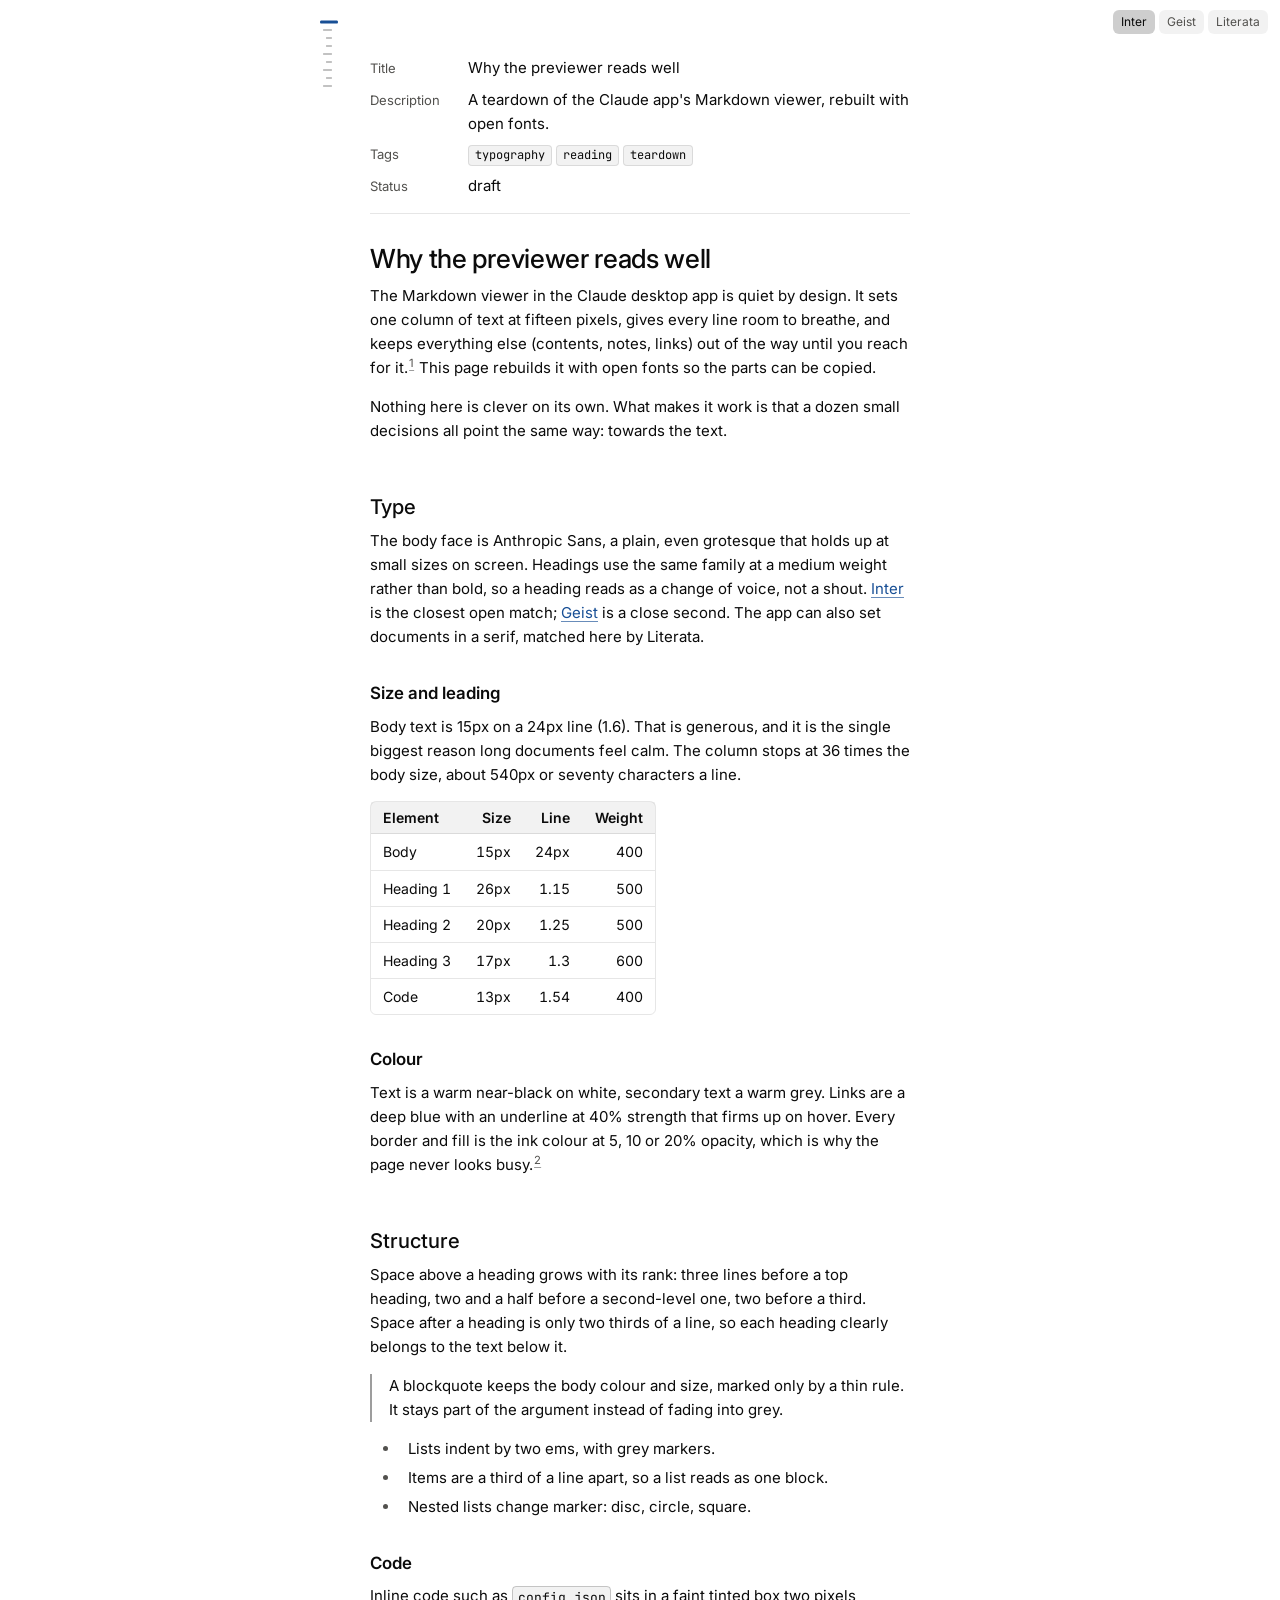
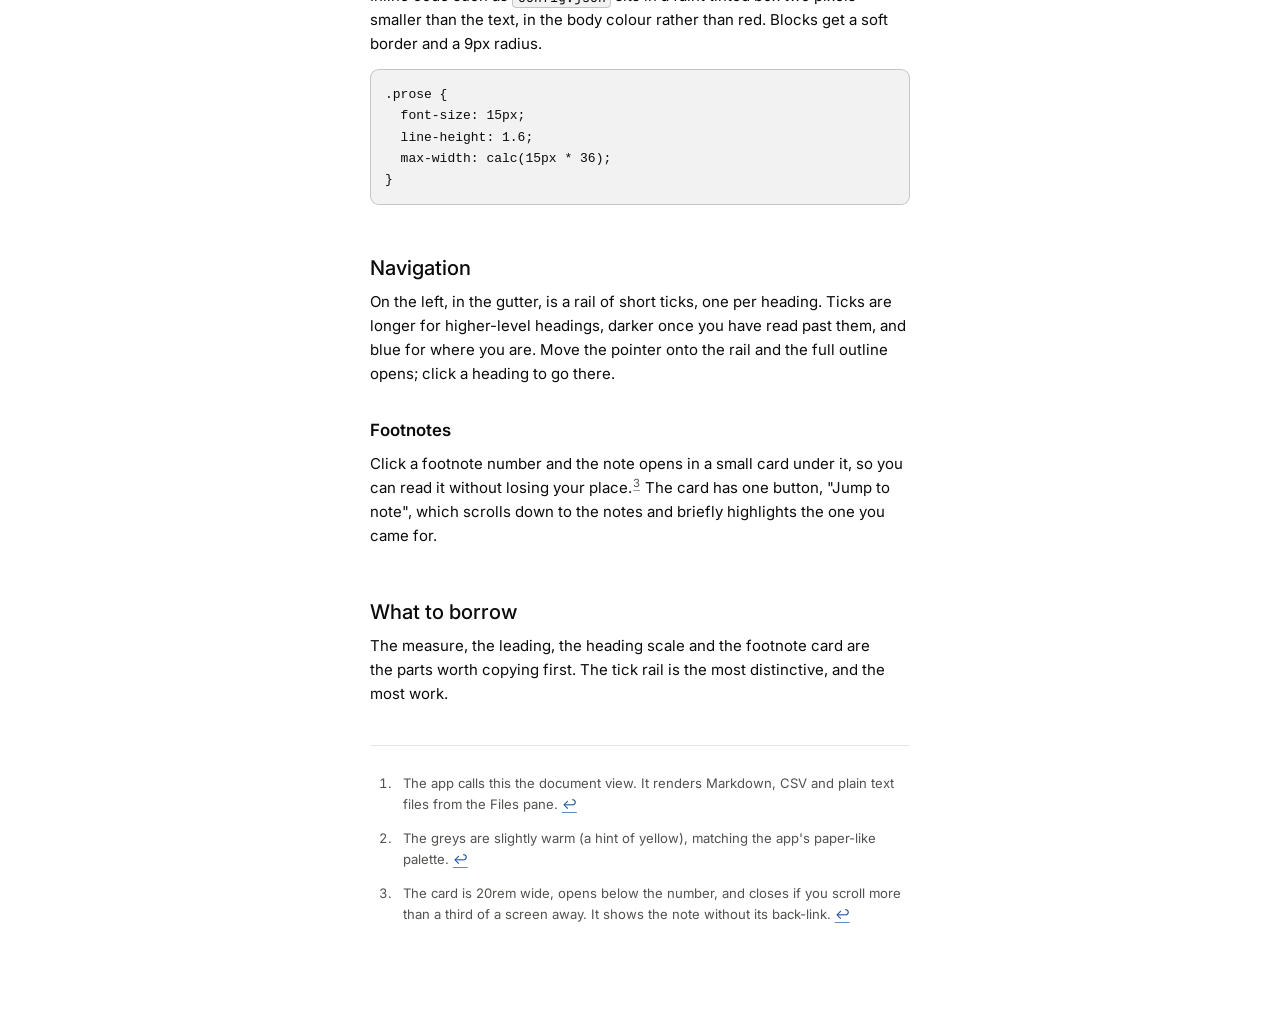
<file: claude-md-previewer/demo.html>
<!doctype html>
<html lang="en">
<head>
<meta charset="utf-8">
<meta name="viewport" content="width=device-width, initial-scale=1">
<title>Previewer Reading Demo</title>
<link rel="preconnect" href="https://fonts.googleapis.com">
<link rel="preconnect" href="https://fonts.gstatic.com" crossorigin>
<link href="https://fonts.googleapis.com/css2?family=Literata:ital,opsz,wght@0,7..72,300..700;1,7..72,300..700&family=Source+Serif+4:ital,opsz,wght@0,8..60,300..700;1,8..60,300..700&family=Inter:ital,opsz,wght@0,14..32,400..600;1,14..32,400..600&family=Geist:wght@400..600&family=JetBrains+Mono:wght@400;500&display=swap" rel="stylesheet">
<style>
/* A study of the Claude desktop app's Markdown document viewer, rebuilt with open fonts.
   Values come from the app's own stylesheet (epitaxy-document-*, .prose). See ../Claude Markdown previewer.md */
:root {
  --body: 15px;                       /* app: 0.9375rem; 14px / 16px with the text-size setting */
  --leading: 1.6;                     /* app: body x 1.6 = 24px */
  --measure: calc(var(--body) * 36);  /* app: 36 x body = 540px, about 70 characters */
  --serif: "Literata", "Source Serif 4", Georgia, serif;
  --sans: "Inter", system-ui, sans-serif;
  --mono: "JetBrains Mono", ui-monospace, "SF Mono", Menlo, monospace;
  --ink: #0b0b0b;                     /* text-primary (warm near-black) */
  --ink-2: #52514e;                   /* text-secondary (warm grey 600) */
  --ink-3: #898781;                   /* text-muted (warm grey 400) */
  --accent: #184f95;                  /* text-accent in light mode (blue 600) */
  --accent-bg: #e7f1fb;               /* bg-accent, used for the "landed" flash */
  --line: hsl(0 0% 4% / 10%);         /* border = 10% of the ink */
  --line-2: hsl(0 0% 4% / 20%);       /* border-strong */
  --line-3: hsl(0 0% 4% / 40%);       /* border-stronger, blockquote rule */
  --tint: hsl(0 0% 4% / 5%);          /* alpha-1, code and table-head fill */
  --tick: hsl(0 0% 4% / 25%);
  --paper: #fff;
  --body-font: var(--sans);
}
@media (prefers-color-scheme: dark) {
  :root:not([data-theme="light"]) {
    --ink: #f0efec; --ink-2: #c3c2b7; --ink-3: #898781; --accent: #6da7ec; --accent-bg: #0d366b;
    --line: hsl(40 8% 94% / 10%); --line-2: hsl(40 8% 94% / 20%); --line-3: hsl(40 8% 94% / 40%);
    --tint: hsl(40 8% 94% / 5%); --tick: hsl(40 8% 94% / 25%); --paper: #1e1e1d;
  }
}
:root[data-theme="dark"] {
  --ink: #f0efec; --ink-2: #c3c2b7; --ink-3: #898781; --accent: #6da7ec; --accent-bg: #0d366b;
  --line: hsl(40 8% 94% / 10%); --line-2: hsl(40 8% 94% / 20%); --line-3: hsl(40 8% 94% / 40%);
  --tint: hsl(40 8% 94% / 5%); --tick: hsl(40 8% 94% / 25%); --paper: #1e1e1d;
}
[data-font="geist"] { --body-font: "Geist", system-ui, sans-serif; }
[data-font="serif"] { --body-font: var(--serif); }

* { box-sizing: border-box; }
html { background: var(--paper); }
body { margin: 0; background: var(--paper); color: var(--ink); }

/* Switcher (not part of the pattern) */
.switch { position: fixed; top: 10px; right: 12px; z-index: 10; display: flex; gap: 4px; font: 12px/1 var(--sans); }
.switch button { font: inherit; color: var(--ink-2); background: var(--tint); border: 0; border-radius: 6px; padding: 6px 8px; cursor: pointer; }
.switch button[aria-pressed="true"] { color: var(--ink); background: var(--line-2); }

/* Column: one measure, centred, padding scales with the pane */
.page { container-type: inline-size; }
.column {
  max-width: var(--measure);
  margin-inline: auto;
  padding: clamp(2rem, 6cqi, 3.5rem) clamp(1.25rem, 6cqi, 4rem) 6rem;
  box-sizing: content-box;
}

/* Prose */
.prose {
  font-family: var(--body-font);
  font-size: var(--body);
  line-height: var(--leading);
  font-optical-sizing: auto;
  overflow-wrap: break-word;
}
.prose :is(p, li, blockquote, figcaption) { text-wrap: pretty; }
.prose :is(h1, h2, h3, h4) { text-wrap: balance; }
.prose > * { margin-block: 0; }
.prose > * + * { margin-block-start: 1em; }          /* the flow unit */

.prose h1 { font-size: 1.75em; line-height: 1.15; font-weight: 500; letter-spacing: -0.012em; }
.prose h2 { font-size: 1.35em; line-height: 1.25; font-weight: 500; }
.prose h3 { font-size: 1.125em; line-height: 1.3; font-weight: 600; }
.prose h4 { font-size: 1em; line-height: 1.3; font-weight: 600; }
/* Space above a heading grows with its rank; space after is two thirds of a line */
.prose * + h1 { margin-block-start: 3em; }
.prose * + h2 { margin-block-start: 2.5em; }
.prose * + h3 { margin-block-start: 2em; }
.prose * + h4 { margin-block-start: 1.667em; }
.prose :is(h1, h2, h3, h4) + * { margin-block-start: 0.667em; }
.prose :is(h1, h2, h3, h4) + :is(h2, h3, h4) { margin-block-start: 0.9em; }

/* Heading anchor: appears on hover, sits just after the text */
.prose .anchor {
  display: inline-flex; align-items: center; justify-content: center;
  width: 1.25rem; height: 1.25rem; margin-inline: 0.25rem -1.5rem; vertical-align: middle;
  color: var(--ink-3); text-decoration: none; border-radius: 4px; opacity: 0; font: 500 0.8em/1 var(--sans);
}
.prose :is(h1, h2, h3, h4):hover .anchor, .prose .anchor:focus-visible { opacity: 1; }
.prose .anchor:hover { color: var(--ink); }
@media (hover: none) { .prose .anchor { display: none; } }

.prose a {
  color: var(--accent);
  text-decoration-line: underline;
  text-underline-offset: 3px;
  text-decoration-color: color-mix(in srgb, currentColor 65%, transparent);
  transition: text-decoration-color 60ms ease-out;
}
.prose a:hover { text-decoration-color: currentColor; }
.prose strong { font-weight: 600; }

.prose :is(ul, ol) { padding-inline-start: 2em; }
.prose li { padding-inline-start: 0.5em; }
.prose li + li { margin-block-start: 0.333em; }
.prose li::marker { color: var(--ink-2); }

.prose blockquote { margin-inline: 0; padding-inline-start: 1.1em; border-inline-start: 2px solid var(--line-3); }

.prose :not(pre) > code {
  font-family: var(--mono); font-size: calc(var(--body) - 2px);
  background: var(--tint); border: 0.5px solid var(--line-2); border-radius: 4px; padding: 0.12em 0.36em;
  box-decoration-break: clone; -webkit-box-decoration-break: clone;
}
.prose pre {
  font-family: var(--mono); font-size: calc(var(--body) - 2px); line-height: 1.54;
  background: var(--tint); border: 0.5px solid var(--line-2); border-radius: 9px;
  padding: 0.875rem; overflow-x: auto; tab-size: 2;
}

.prose .table { overflow-x: auto; }
.prose table {
  border-collapse: separate; border-spacing: 0; border: 1px solid var(--line); border-radius: 6px;
  font-size: 0.9375em; line-height: 1.5; font-variant-numeric: tabular-nums lining-nums;
}
.prose :is(th, td) { padding: 0.5em 0.875em; text-align: start; vertical-align: top; }
.prose th { font-weight: 600; line-height: 1.3; vertical-align: bottom; background: var(--tint); box-shadow: inset 0 -1px var(--line); }
.prose tbody tr + tr td { border-top: 1px solid var(--line); }
.prose td.num, .prose th.num { text-align: end; }

.prose hr { border: 0; border-top: 1px solid var(--line); margin-block: 2.75em; }

/* Frontmatter: a quiet two-column list of fields above the title */
.meta {
  display: grid; grid-template-columns: minmax(0, max-content) 1fr; align-items: baseline;
  column-gap: 1.75rem; row-gap: 0.5rem; margin: 0 0 2em; padding-bottom: 1em; border-bottom: 1px solid var(--line);
  font-family: var(--sans); font-size: var(--body); line-height: 1.6;
}
.meta dt { color: var(--ink-2); font-size: 0.87em; }
.meta dd { margin: 0; min-width: 0; overflow-wrap: break-word; }
.meta ul { list-style: none; margin: 0; padding: 0; display: flex; flex-wrap: wrap; gap: 4px; }
.meta li { font-family: var(--mono); font-size: 0.8em; padding: 0 6px; border: 1px solid var(--line); border-radius: 4px; background: var(--tint); }

/* Footnotes: small markers, a quiet section at the end */
.prose sup { font-size: 0.75em; line-height: 0; }
.prose sup a { color: var(--ink-2); text-decoration-color: var(--line-3); padding-inline: 0.1em; border-radius: 3px; }
.prose sup a[aria-expanded="true"] { background: var(--accent-bg); }
.prose .footnotes { margin-block-start: 3em; padding-block-start: 1em; border-top: 1px solid var(--line); font-size: 0.875em; color: var(--ink-2); }
.prose .footnotes ol { margin: 0; }
.prose .landed { animation: landed 1.6s ease-out; border-radius: 3px; }
@keyframes landed { from { background: var(--accent-bg); } to { background: transparent; } }
@media (prefers-reduced-motion: reduce) { .prose .landed { animation: none; } }

.fn-pop {
  position: absolute; z-index: 20; width: 20rem; max-width: calc(100vw - 2rem);
  padding: 1rem; display: flex; flex-direction: column; align-items: flex-start; gap: 0.5rem;
  background: var(--paper); color: var(--ink); border: 0.5px solid var(--line-2); border-radius: 10px;
  box-shadow: 0 4px 20px hsl(0 0% 0% / 10%), 0 1px 3px hsl(0 0% 0% / 8%);
  font-family: var(--body-font); font-size: calc(var(--body) - 1px); line-height: 1.55;
}
.fn-pop p { margin: 0; }
.fn-pop button {
  font: 500 13px/1 var(--sans); color: var(--ink-2); background: none; border: 0; border-radius: 6px;
  padding: 6px 8px; margin: 0 -8px -6px; cursor: pointer;
}
.fn-pop button:hover { background: var(--tint); color: var(--ink); }

/* Contents: a rail of ticks in the left gutter; hover opens the outline */
.rail { position: fixed; top: 0.75rem; z-index: 5; font-family: var(--sans); }
.rail[hidden] { display: none; }
.ticks { list-style: none; margin: 0; padding: 6px 0 6px 6px; width: 2rem; display: flex; flex-direction: column; }
.ticks li { flex: 0 0 8px; display: flex; align-items: center; }
.ticks span { display: block; width: 18px; height: 2px; border-radius: 2px; background: var(--tick); transform-origin: 0; scale: 0.78 1; }
.ticks li[data-level="1"] span { translate: 3px; scale: 0.5 1; }
.ticks li[data-level="2"] span { translate: 6px; scale: 0.33 1; }
.ticks li[data-read] span { background: var(--ink-3); }
.ticks li[data-current] span { background: var(--accent); translate: 0; scale: 1 1.5; }
.outline {
  position: absolute; top: 0; left: -4px; width: 16rem; max-height: calc(100vh - 2rem); overflow-y: auto;
  padding: 5px 4px; border-radius: 8px; background: var(--paper);
  border: 0.5px solid var(--line-2); box-shadow: 0 4px 20px hsl(0 0% 0% / 10%);
  opacity: 0; visibility: hidden; transition: opacity 0.15s ease-out, visibility 0.15s;
}
.rail:hover .outline, .rail:focus-within .outline { opacity: 1; visibility: visible; }
.outline ol { list-style: none; margin: 0; padding: 0; }
.outline button {
  width: 100%; height: 1.375rem; display: flex; align-items: center; gap: 8px; padding: 0 8px 0 6px;
  font: 13px/1rem var(--sans); color: var(--ink-2); background: none; border: 0; border-radius: 6px; text-align: start; cursor: pointer;
}
.outline button:hover { background: var(--tint); color: var(--ink); }
.outline .t { flex: none; width: 18px; display: flex; align-items: center; }
.outline .t::before { content: ""; display: block; width: 14px; height: 2px; border-radius: 2px; background: var(--tick); }
.outline li[data-level="1"] .t::before { width: 9px; margin-inline-start: 3px; }
.outline li[data-level="2"] .t::before { width: 6px; margin-inline-start: 6px; }
.outline li[data-read] .t::before { background: var(--ink-3); }
.outline li[data-current] .t::before { background: var(--accent); width: 18px; height: 3px; margin: 0; }
.outline li[data-current] button { color: var(--ink); font-weight: 500; }
.outline .x { flex: 1; min-width: 0; overflow: hidden; text-overflow: ellipsis; white-space: nowrap; }
.outline li[data-level="1"] .x { padding-inline-start: 0.625rem; }
.outline li[data-level="2"] .x { padding-inline-start: 1.25rem; }
</style>
</head>
<body>
<div class="switch" role="group" aria-label="Body font">
  <button data-set="inter" aria-pressed="true">Inter</button>
  <button data-set="geist" aria-pressed="false">Geist</button>
  <button data-set="serif" aria-pressed="false">Literata</button>
</div>

<nav class="rail" aria-label="Contents" hidden>
  <ol class="ticks" aria-hidden="true"></ol>
  <div class="outline"><ol></ol></div>
</nav>

<div class="page">
<div class="column">
<dl class="meta" aria-label="Page details">
  <dt>Title</dt><dd>Why the previewer reads well</dd>
  <dt>Description</dt><dd>A teardown of the Claude app's Markdown viewer, rebuilt with open fonts.</dd>
  <dt>Tags</dt><dd><ul><li>typography</li><li>reading</li><li>teardown</li></ul></dd>
  <dt>Status</dt><dd>draft</dd>
</dl>
<article class="prose">

<h1 id="why-it-reads-well">Why the previewer reads well</h1>

<p>The Markdown viewer in the Claude desktop app is quiet by design. It sets one column of text at fifteen pixels, gives every line room to breathe, and keeps everything else (contents, notes, links) out of the way until you reach for it.<sup><a href="#fn-1" id="fnref-1">1</a></sup> This page rebuilds it with open fonts so the parts can be copied.</p>

<p>Nothing here is clever on its own. What makes it work is that a dozen small decisions all point the same way: towards the text.</p>

<h2 id="type">Type</h2>

<p>The body face is Anthropic Sans, a plain, even grotesque that holds up at small sizes on screen. Headings use the same family at a medium weight rather than bold, so a heading reads as a change of voice, not a shout. <a href="https://fonts.google.com/specimen/Inter">Inter</a> is the closest open match; <a href="https://fonts.google.com/specimen/Geist">Geist</a> is a close second. The app can also set documents in a serif, matched here by Literata.</p>

<h3 id="size-and-leading">Size and leading</h3>

<p>Body text is 15px on a 24px line (1.6). That is generous, and it is the single biggest reason long documents feel calm. The column stops at 36 times the body size, about 540px or seventy characters a line.</p>

<table>
<thead><tr><th>Element</th><th class="num">Size</th><th class="num">Line</th><th class="num">Weight</th></tr></thead>
<tbody>
<tr><td>Body</td><td class="num">15px</td><td class="num">24px</td><td class="num">400</td></tr>
<tr><td>Heading 1</td><td class="num">26px</td><td class="num">1.15</td><td class="num">500</td></tr>
<tr><td>Heading 2</td><td class="num">20px</td><td class="num">1.25</td><td class="num">500</td></tr>
<tr><td>Heading 3</td><td class="num">17px</td><td class="num">1.3</td><td class="num">600</td></tr>
<tr><td>Code</td><td class="num">13px</td><td class="num">1.54</td><td class="num">400</td></tr>
</tbody>
</table>

<h3 id="colour">Colour</h3>

<p>Text is a warm near-black on white, secondary text a warm grey. Links are a deep blue with an underline at 40% strength that firms up on hover. Every border and fill is the ink colour at 5, 10 or 20% opacity, which is why the page never looks busy.<sup><a href="#fn-2" id="fnref-2">2</a></sup></p>

<h2 id="structure">Structure</h2>

<p>Space above a heading grows with its rank: three lines before a top heading, two and a half before a second-level one, two before a third. Space after a heading is only two thirds of a line, so each heading clearly belongs to the text below it.</p>

<blockquote><p>A blockquote keeps the body colour and size, marked only by a thin rule. It stays part of the argument instead of fading into grey.</p></blockquote>

<ul>
<li>Lists indent by two ems, with grey markers.</li>
<li>Items are a third of a line apart, so a list reads as one block.</li>
<li>Nested lists change marker: disc, circle, square.</li>
</ul>

<h3 id="code">Code</h3>

<p>Inline code such as <code>config.json</code> sits in a faint tinted box two pixels smaller than the text, in the body colour rather than red. Blocks get a soft border and a 9px radius.</p>

<pre><code>.prose {
  font-size: 15px;
  line-height: 1.6;
  max-width: calc(15px * 36);
}</code></pre>

<h2 id="navigation">Navigation</h2>

<p>On the left, in the gutter, is a rail of short ticks, one per heading. Ticks are longer for higher-level headings, darker once you have read past them, and blue for where you are. Move the pointer onto the rail and the full outline opens; click a heading to go there.</p>

<h3 id="footnotes">Footnotes</h3>

<p>Click a footnote number and the note opens in a small card under it, so you can read it without losing your place.<sup><a href="#fn-3" id="fnref-3">3</a></sup> The card has one button, "Jump to note", which scrolls down to the notes and briefly highlights the one you came for.</p>

<h2 id="what-to-borrow">What to borrow</h2>

<p>The measure, the leading, the heading scale and the footnote card are the parts worth copying first. The tick rail is the most distinctive, and the most work.</p>

<section class="footnotes">
<ol>
<li id="fn-1"><p>The app calls this the document view. It renders Markdown, CSV and plain text files from the Files pane. <a href="#fnref-1" aria-label="Back to reference 1">↩</a></p></li>
<li id="fn-2"><p>The greys are slightly warm (a hint of yellow), matching the app's paper-like palette. <a href="#fnref-2" aria-label="Back to reference 2">↩</a></p></li>
<li id="fn-3"><p>The card is 20rem wide, opens below the number, and closes if you scroll more than a third of a screen away. It shows the note without its back-link. <a href="#fnref-3" aria-label="Back to reference 3">↩</a></p></li>
</ol>
</section>

</article>
</div>
</div>

<script>
(() => {
  const prose = document.querySelector('.prose');

  // Font switcher (demo only)
  document.querySelectorAll('.switch button').forEach(b => b.addEventListener('click', () => {
    document.documentElement.dataset.font = b.dataset.set;
    document.querySelectorAll('.switch button').forEach(x => x.setAttribute('aria-pressed', x === b));
    place();
  }));

  // Heading anchors
  prose.querySelectorAll('h1[id], h2[id], h3[id], h4[id]').forEach(h => {
    const a = document.createElement('a');
    a.className = 'anchor'; a.href = '#' + h.id; a.textContent = '#';
    a.setAttribute('aria-label', 'Link to this section');
    h.append(a);
  });

  // Footnote card: click the number to open, click again or press Escape to close
  let pop = null, ref = null, scrollStart = 0;
  const close = () => {
    if (!pop) return;
    pop.remove(); pop = null;
    ref?.setAttribute('aria-expanded', 'false'); ref = null;
  };
  const jump = id => {
    const li = document.getElementById(id);
    li.scrollIntoView({ behavior: matchMedia('(prefers-reduced-motion: reduce)').matches ? 'auto' : 'smooth', block: 'center' });
    li.classList.remove('landed'); void li.offsetWidth; li.classList.add('landed');
  };
  prose.addEventListener('click', e => {
    const a = e.target.closest('sup a[href^="#fn-"]');
    if (!a) return;
    e.preventDefault();
    if (ref === a) return close();
    close();
    const id = a.hash.slice(1);
    const note = document.getElementById(id).cloneNode(true);
    note.querySelectorAll('a[href^="#fnref-"]').forEach(x => x.remove());
    pop = document.createElement('div');
    pop.className = 'fn-pop'; pop.setAttribute('role', 'dialog'); pop.setAttribute('aria-label', 'Footnote');
    pop.append(...note.childNodes);
    const btn = document.createElement('button');
    btn.textContent = 'Jump to note ↓';
    btn.addEventListener('click', () => { close(); jump(id); });
    pop.append(btn);
    document.body.append(pop);
    const r = a.getBoundingClientRect();
    const left = Math.min(Math.max(8, r.left + scrollX - 16), innerWidth - pop.offsetWidth - 8);
    pop.style.left = left + 'px';
    pop.style.top = (r.bottom + scrollY + 6) + 'px';
    ref = a; a.setAttribute('aria-expanded', 'true');
    scrollStart = scrollY;
  });
  document.addEventListener('click', e => { if (pop && !pop.contains(e.target) && !e.target.closest('sup a')) close(); });
  document.addEventListener('keydown', e => { if (e.key === 'Escape') { const r = ref; close(); r?.focus(); } });
  addEventListener('scroll', () => { if (pop && Math.abs(scrollY - scrollStart) > innerHeight / 3) close(); }, { passive: true });

  // Contents rail: needs three or more headings and room in the gutter
  const rail = document.querySelector('.rail');
  const heads = [...prose.querySelectorAll('h1[id], h2[id], h3[id]')];
  const level = h => ({ H1: 0, H2: 1, H3: 2 })[h.tagName];
  const ticks = rail.querySelector('.ticks'), list = rail.querySelector('.outline ol');
  heads.forEach(h => {
    const t = document.createElement('li'); t.dataset.level = level(h); t.append(document.createElement('span')); ticks.append(t);
    const li = document.createElement('li'); li.dataset.level = level(h);
    const b = document.createElement('button');
    b.innerHTML = '<span class="t"></span><span class="x"></span>';
    b.querySelector('.x').textContent = h.firstChild.textContent;
    b.addEventListener('click', () => h.scrollIntoView({ behavior: 'smooth' }));
    li.append(b); list.append(li);
  });
  const column = document.querySelector('.column');
  function place() {
    const gutter = column.getBoundingClientRect().left + parseFloat(getComputedStyle(column).paddingLeft);
    rail.hidden = heads.length < 3 || gutter < 76;
    rail.style.left = Math.max(12, gutter - 76 + 20) + 'px';
  }
  function update() {
    const y = 80;
    let current = 0;
    heads.forEach((h, i) => { if (h.getBoundingClientRect().top <= y) current = i; });
    if (innerHeight + scrollY >= document.documentElement.scrollHeight - 8) current = heads.length - 1;
    [ticks.children, list.children].forEach(items => [...items].forEach((li, i) => {
      li.toggleAttribute('data-current', i === current);
      li.toggleAttribute('data-read', i < current);
    }));
  }
  addEventListener('scroll', update, { passive: true });
  addEventListener('resize', () => { place(); update(); });
  place(); update();
})();
</script>
</body>
</html>
</file>
